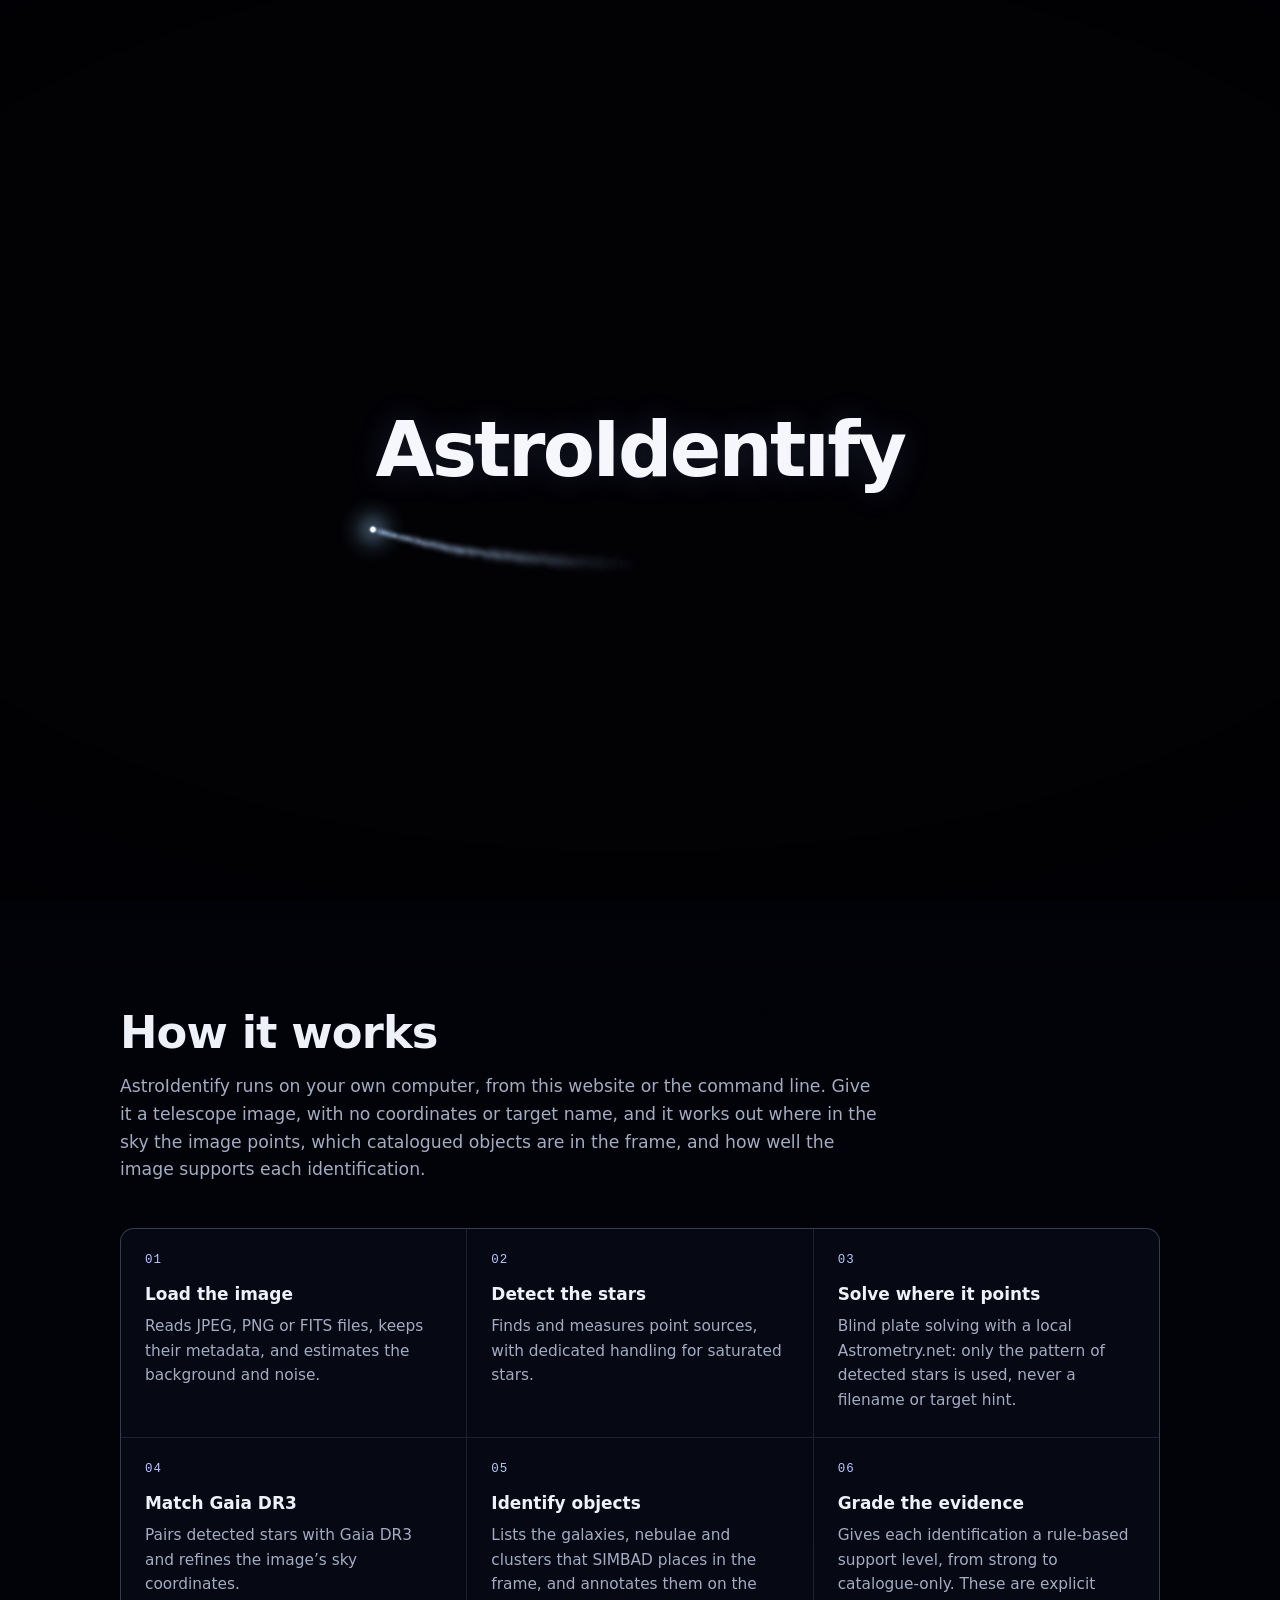
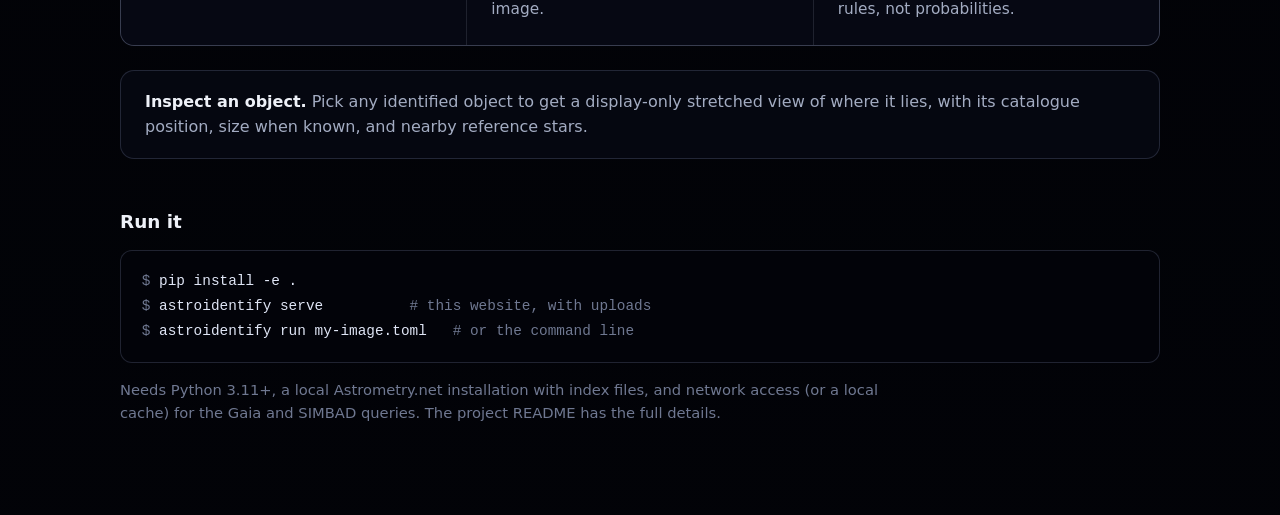
<file: web/index.html>
<!doctype html>
<html lang="en">
  <head>
    <meta charset="utf-8" />
    <meta name="viewport" content="width=device-width, initial-scale=1, viewport-fit=cover" />
    <title>AstroIdentify</title>
    <meta
      name="description"
      content="AstroIdentify works out where a telescope image points and which catalogued galaxies, nebulae and clusters are in it."
    />
    <meta name="theme-color" content="#020308" />
    <link
      rel="icon"
      href="data:image/svg+xml,%3Csvg xmlns='http://www.w3.org/2000/svg' viewBox='0 0 32 32'%3E%3Crect width='32' height='32' rx='7' fill='%23050814'/%3E%3Ccircle cx='16' cy='16' r='3.2' fill='%23eef2ff'/%3E%3Cpath d='M16 5v6M16 21v6M5 16h6M21 16h6' stroke='%23aab8ff' stroke-width='1.6' stroke-linecap='round'/%3E%3C/svg%3E"
    />
    <link rel="stylesheet" href="styles.css" />
    <script>
      // Before first paint: hide the hero text only if the opening will play. If the scene
      // script never starts (blocked, failed), show everything after a short grace period.
      (function () {
        var root = document.documentElement;
        if (!window.matchMedia('(prefers-reduced-motion: reduce)').matches) {
          root.classList.add('is-opening');
        }
        setTimeout(function () {
          if (!window.__landing) {
            root.classList.remove('is-opening');
            root.dataset.layout = root.dataset.layout || 'wide';
          }
        }, 3000);
      })();
    </script>
    <noscript>
      <style>
        .hero__content { visibility: visible !important; }
      </style>
    </noscript>
    <script type="module" src="src/main.js"></script>
  </head>
  <body>
    <canvas id="sky" class="sky" aria-hidden="true"></canvas>
    <div class="quiet-zone" aria-hidden="true"></div>
    <div class="vignette" aria-hidden="true"></div>
    <!-- Comet-intro wordmark: painted with the page (no script needed), faded by the timeline.
         Hidden from assistive tech because the hero <h1> carries the same name.
         The lowercase i is wrapped so its dot can detach: the in-word i gets its dot clipped
         off, and __tittle (a copy of the same glyph clipped to show only its dot) moves away.
         The empty __baseline spans let the script measure the exact text baseline. -->
    <div class="intro-mark" aria-hidden="true">
      <span class="intro-mark__word">AstroIdent<span class="intro-mark__i">i</span>fy<span class="intro-mark__baseline"></span></span>
      <!-- Inline style: hidden even if an older cached styles.css is in use. -->
      <span class="intro-mark__tittle" style="position: fixed; left: 0; top: 0; visibility: hidden"><span>i</span><span class="intro-mark__baseline"></span></span>
    </div>

    <main>
      <section class="hero" aria-labelledby="hero-title">
        <div class="hero__content">
          <h1 id="hero-title" class="hero__title" data-reveal="0">AstroIdentify</h1>
          <p class="hero__tagline" data-reveal="1">Find out what’s in your telescope images.</p>
          <div class="hero__actions" data-reveal="2">
            <a class="hero__action hero__action--primary" href="analyze.html">Analyze an image</a>
            <a class="hero__action" href="#how-it-works">
              How it works
              <svg aria-hidden="true" viewBox="0 0 16 16" width="16" height="16">
                <path d="M8 3v9M4 8.5l4 4 4-4" fill="none" stroke="currentColor" stroke-width="1.6"
                  stroke-linecap="round" stroke-linejoin="round" />
              </svg>
            </a>
          </div>
        </div>
      </section>

      <section id="how-it-works" class="how" aria-labelledby="how-title">
        <div class="how__inner">
          <h2 id="how-title" class="how__title">How it works</h2>
          <p class="how__lede">
            AstroIdentify runs on your own computer, from this website or the command line.
            Give it a telescope image, with no
            coordinates or target name, and it works out where in the sky the image points,
            which catalogued objects are in the frame, and how well the image supports each
            identification.
          </p>

          <ol class="steps">
            <li class="step">
              <h3>Load the image</h3>
              <p>
                Reads JPEG, PNG or FITS files, keeps their metadata, and estimates the
                background and noise.
              </p>
            </li>
            <li class="step">
              <h3>Detect the stars</h3>
              <p>
                Finds and measures point sources, with dedicated handling for saturated stars.
              </p>
            </li>
            <li class="step">
              <h3>Solve where it points</h3>
              <p>
                Blind plate solving with a local Astrometry.net: only the pattern of detected
                stars is used, never a filename or target hint.
              </p>
            </li>
            <li class="step">
              <h3>Match Gaia DR3</h3>
              <p>
                Pairs detected stars with Gaia DR3 and refines the image’s sky coordinates.
              </p>
            </li>
            <li class="step">
              <h3>Identify objects</h3>
              <p>
                Lists the galaxies, nebulae and clusters that SIMBAD places in the frame, and
                annotates them on the image.
              </p>
            </li>
            <li class="step">
              <h3>Grade the evidence</h3>
              <p>
                Gives each identification a rule-based support level, from strong to
                catalogue-only. These are explicit rules, not probabilities.
              </p>
            </li>
          </ol>

          <div class="how__extra">
            <p>
              <strong>Inspect an object.</strong> Pick any identified object to get a
              display-only stretched view of where it lies, with its catalogue position,
              size when known, and nearby reference stars.
            </p>
          </div>

          <div class="run">
            <h3 class="run__title">Run it</h3>
            <pre class="run__code"><code><span class="run__prompt">$</span> pip install -e .
<span class="run__prompt">$</span> astroidentify serve          <span class="run__prompt"># this website, with uploads</span>
<span class="run__prompt">$</span> astroidentify run my-image.toml   <span class="run__prompt"># or the command line</span></code></pre>
            <p class="run__note">
              Needs Python 3.11+, a local Astrometry.net installation with index files, and
              network access (or a local cache) for the Gaia and SIMBAD queries. The project
              README has the full details.
            </p>
          </div>
        </div>
      </section>
    </main>
  </body>
</html>
</file>
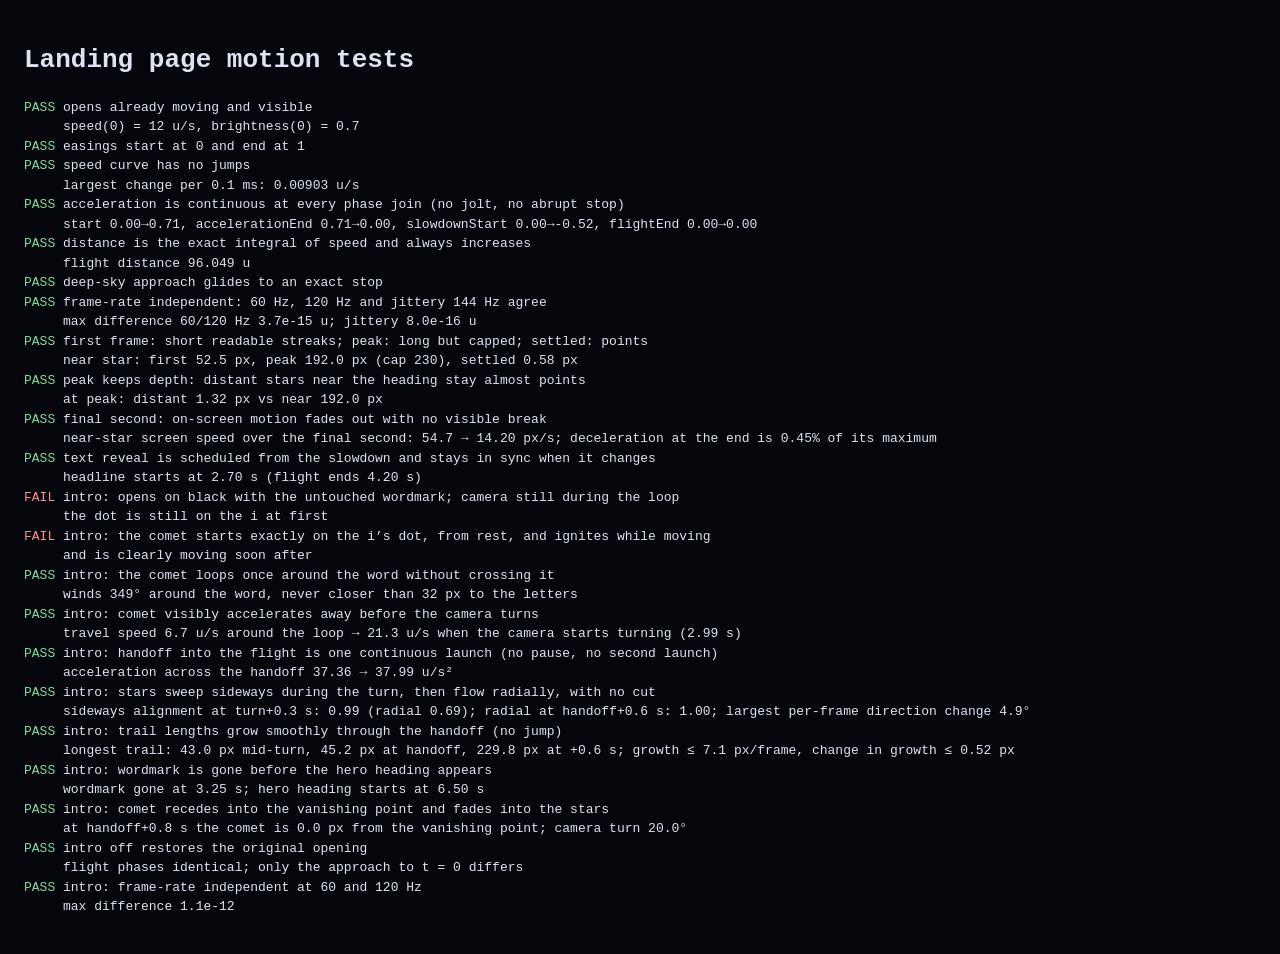
<file: web/tests/index.html>
<!doctype html>
<html lang="en">
  <head>
    <meta charset="utf-8" />
    <title>Landing motion tests</title>
    <style>
      body { background: #05060c; color: #dde3f3; font: 13px/1.5 ui-monospace, monospace; padding: 16px; }
      .pass { color: #7fdc9a; } .fail { color: #ff8a8a; }
    </style>
  </head>
  <body>
    <h1>Landing page motion tests</h1>
    <pre id="results">running…</pre>
    <script type="module" src="./motion.test.js"></script>
  </body>
</html>
</file>
<file: web/styles.css>
/* AstroIdentify landing page. Scene and motion settings live in src/config.js, not here. */

:root {
  --bg: #020308;
  --text: #eef1f8;
  --text-muted: #a3acc2;
  --text-faint: #6f7891;
  --accent: #b9c8ff;
  --line: rgba(185, 200, 255, 0.16);
  --panel: rgba(8, 11, 24, 0.72);
  --gutter: clamp(16px, 5vw, 72px);
  --font-display: 'Inter Display', 'SF Pro Display', 'Segoe UI Variable Display', 'Inter',
    system-ui, -apple-system, 'Segoe UI', Roboto, sans-serif;
  --font-body: 'Inter', system-ui, -apple-system, 'Segoe UI', Roboto, sans-serif;
  --font-mono: ui-monospace, 'SF Mono', 'JetBrains Mono', Menlo, Consolas, monospace;
  color-scheme: dark;
}

* { box-sizing: border-box; }

html {
  background: var(--bg);
  -webkit-text-size-adjust: 100%;
}
@media (prefers-reduced-motion: no-preference) {
  html { scroll-behavior: smooth; }
}

body {
  margin: 0;
  background: var(--bg);
  color: var(--text);
  font-family: var(--font-body);
  font-size: 1rem;
  line-height: 1.6;
  -webkit-font-smoothing: antialiased;
  overflow-x: hidden;
}

/* ---- Scene layers (fixed behind the content) ---- */

.sky,
.quiet-zone,
.vignette {
  position: fixed;
  inset: 0 0 auto 0;
  width: 100%;
  /* Largest viewport height: mobile browser bars appearing/disappearing don't resize the sky. */
  height: 100vh;
  height: 100lvh;
  pointer-events: none;
}
.sky {
  display: block;
  background: var(--bg);
}
.quiet-zone {
  --qx: 27%;
  --qy: 50%;
  --qrx: 34%;
  --qry: 42%;
  opacity: 0;
  background: radial-gradient(var(--qrx) var(--qry) at var(--qx) var(--qy),
      rgba(1, 2, 7, 0.9) 0%, rgba(1, 2, 7, 0.55) 45%, rgba(1, 2, 7, 0) 100%);
}
.vignette {
  background: radial-gradient(120% 90% at 50% 45%, transparent 55%, rgba(0, 0, 3, 0.55) 100%);
}

/* ---- Comet-intro wordmark ---- */

.intro-mark {
  position: fixed;
  inset: 0;
  display: none;
  align-items: center;
  justify-content: center;
  padding: 0 16px;
  pointer-events: none;
  z-index: 1;
}
/* Only while the opening plays (the head script sets .is-opening before first paint). */
.is-opening .intro-mark { display: flex; }
.intro-mark[hidden] { display: none; }
.intro-mark__word,
.intro-mark__tittle {
  font-family: var(--font-display);
  font-size: clamp(2.3rem, 7vw, 4.75rem);
  font-weight: 600;
  line-height: 1;
  letter-spacing: -0.035em;
  color: #f6f7fc;
  text-shadow: 0 0 32px rgba(150, 170, 255, 0.16);
  white-space: nowrap;
}
/* Zero-size inline box sitting on the baseline: its top is the baseline. */
.intro-mark__baseline {
  display: inline-block;
  width: 0;
  height: 0;
  vertical-align: baseline;
}
/* The detaching dot. Positioned and clipped by src/intro/wordmark.js; hidden until detach. */
.intro-mark__tittle {
  position: fixed;
  left: 0;
  top: 0;
  visibility: hidden;
  will-change: transform, opacity;
}
@media (prefers-reduced-motion: reduce) {
  .intro-mark { display: none !important; }
}

main { position: relative; z-index: 2; }

/* ---- Hero ---- */

.hero {
  min-height: 100vh;
  min-height: 100svh;
  display: flex;
  align-items: center;
  padding: max(24px, env(safe-area-inset-top)) var(--gutter) 12vh;
}
.hero__content {
  max-width: 36rem;
  margin-left: clamp(0px, 3vw, 48px);
}
/* Until the script picks the layout, keep the hero hidden to avoid a layout jump. */
:root:not([data-layout]) .hero__content { visibility: hidden; }

[data-layout='narrow'] .hero {
  align-items: flex-end;
  padding-bottom: max(14svh, env(safe-area-inset-bottom));
}
[data-layout='narrow'] .hero__content {
  margin: 0 auto;
  text-align: center;
}

.hero__title {
  margin: 0;
  font-family: var(--font-display);
  font-size: clamp(2.6rem, 11vw, 7rem);
  font-weight: 600;
  line-height: 0.98;
  letter-spacing: -0.035em;
  color: #f6f7fc;
  text-shadow: 0 0 40px rgba(150, 170, 255, 0.18);
}
[data-layout='wide'] .hero__title { font-size: clamp(3rem, 7.2vw, 7rem); }

.hero__tagline {
  margin: 0.9rem 0 0;
  font-size: clamp(1.08rem, 1.9vw, 1.45rem);
  line-height: 1.4;
  color: #c9d0e2;
  max-width: 26em;
}
[data-layout='narrow'] .hero__tagline { margin-inline: auto; }

.hero__actions {
  display: flex;
  flex-wrap: wrap;
  gap: 12px;
  margin-top: 2rem;
}
[data-layout='narrow'] .hero__actions { justify-content: center; }
.hero__action {
  display: inline-flex;
  align-items: center;
  gap: 0.55em;
  padding: 0.8em 1.35em 0.8em 1.5em;
  border: 1px solid rgba(200, 212, 255, 0.34);
  border-radius: 999px;
  background: rgba(14, 18, 36, 0.55);
  color: var(--text);
  font-size: 1rem;
  font-weight: 500;
  letter-spacing: 0.01em;
  text-decoration: none;
  transition: background-color 160ms ease, border-color 160ms ease;
}
.hero__action svg { opacity: 0.8; }
.hero__action:hover {
  background: rgba(40, 50, 90, 0.6);
  border-color: rgba(210, 220, 255, 0.6);
}
.hero__action:focus-visible {
  outline: 2px solid var(--accent);
  outline-offset: 3px;
}
.hero__action--primary {
  border-color: transparent;
  background: #e9edfb;
  color: #070a16;
  font-weight: 600;
}
.hero__action--primary:hover {
  background: #ffffff;
  border-color: transparent;
}

/* While the opening plays, text waits for the timeline (inline styles take over from here). */
.is-opening [data-reveal] { opacity: 0; }

/* ---- How it works ---- */

.how {
  position: relative;
  padding: clamp(72px, 12vh, 140px) var(--gutter) clamp(64px, 10vh, 120px);
  background: linear-gradient(to bottom, rgba(2, 3, 8, 0) 0, rgba(2, 3, 8, 0.86) 140px,
      rgba(2, 3, 8, 0.94) 100%);
}
.how__inner {
  max-width: 1040px;
  margin: 0 auto;
}
.how__title {
  margin: 0;
  font-family: var(--font-display);
  font-size: clamp(1.9rem, 4vw, 2.8rem);
  font-weight: 600;
  letter-spacing: -0.02em;
  line-height: 1.1;
}
.how__lede {
  margin: 1rem 0 0;
  max-width: 44em;
  color: var(--text-muted);
  font-size: 1.08rem;
}

.steps {
  list-style: none;
  counter-reset: step;
  margin: 2.75rem 0 0;
  padding: 0;
  display: grid;
  grid-template-columns: repeat(auto-fit, minmax(min(100%, 290px), 1fr));
  gap: 1px;
  border: 1px solid var(--line);
  border-radius: 14px;
  overflow: hidden;
  background: var(--line);
}
.step {
  counter-increment: step;
  padding: 1.4rem 1.5rem 1.5rem;
  background: rgba(6, 8, 18, 0.96);
}
.step::before {
  content: counter(step, decimal-leading-zero);
  display: block;
  margin-bottom: 0.6rem;
  font-family: var(--font-mono);
  font-size: 0.78rem;
  letter-spacing: 0.08em;
  color: var(--accent);
}
.step h3 {
  margin: 0;
  font-size: 1.06rem;
  font-weight: 600;
}
.step p {
  margin: 0.4rem 0 0;
  color: var(--text-muted);
  font-size: 0.96rem;
}

.how__extra {
  margin-top: 1.5rem;
  padding: 1.1rem 1.5rem;
  border: 1px solid var(--line);
  border-radius: 14px;
  background: rgba(6, 8, 18, 0.9);
  color: var(--text-muted);
}
.how__extra p { margin: 0; }
.how__extra strong { color: var(--text); font-weight: 600; }

.run { margin-top: 3rem; }
.run__title {
  margin: 0 0 0.9rem;
  font-size: 1.15rem;
  font-weight: 600;
}
.run__code {
  margin: 0;
  padding: 1.1rem 1.3rem;
  overflow-x: auto;
  border: 1px solid var(--line);
  border-radius: 12px;
  background: rgba(3, 4, 10, 0.95);
  font-family: var(--font-mono);
  font-size: 0.9rem;
  line-height: 1.75;
  color: #dfe5f5;
}
.run__prompt {
  color: var(--text-faint);
  user-select: none;
}
.run__note {
  margin: 0.9rem 0 0;
  max-width: 52em;
  color: var(--text-faint);
  font-size: 0.92rem;
}

@media (max-width: 520px) {
  .step { padding: 1.2rem 1.15rem 1.3rem; }
  .how__extra { padding: 1rem 1.15rem; }
}
</file>
